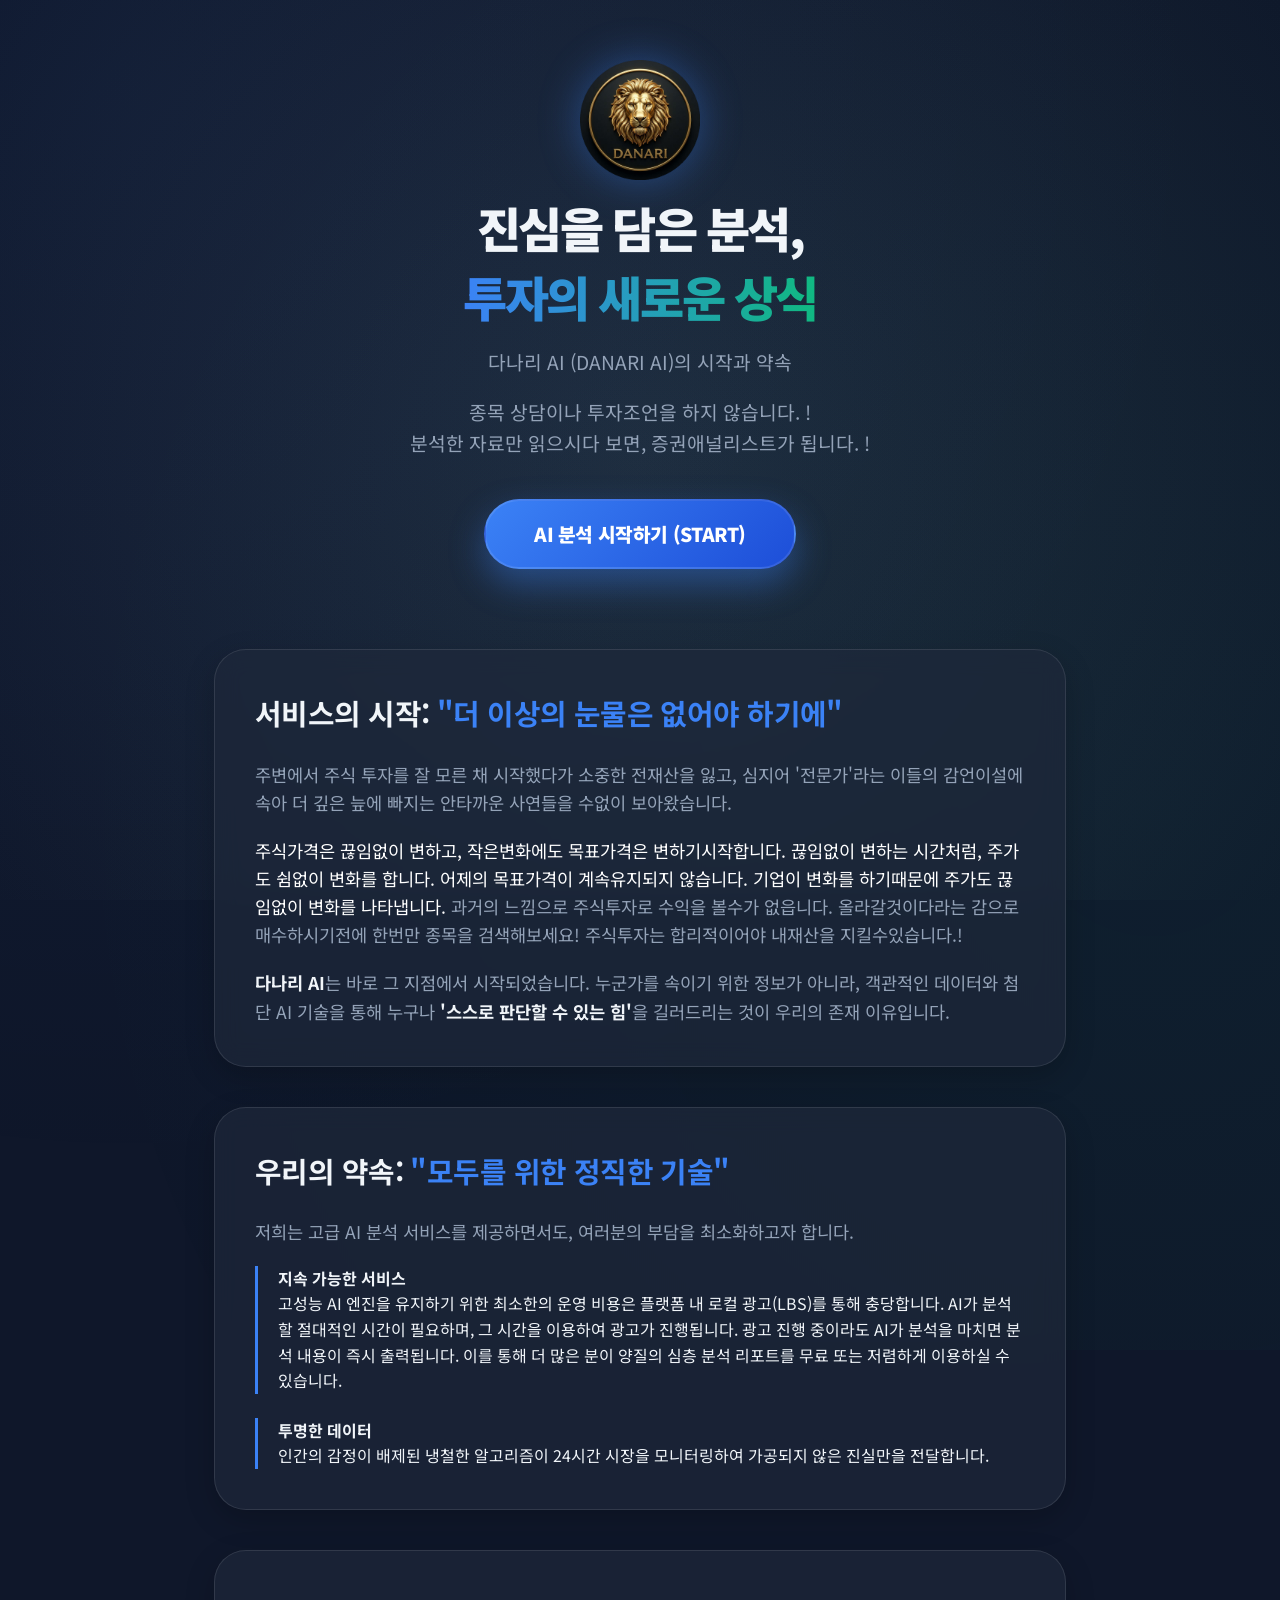
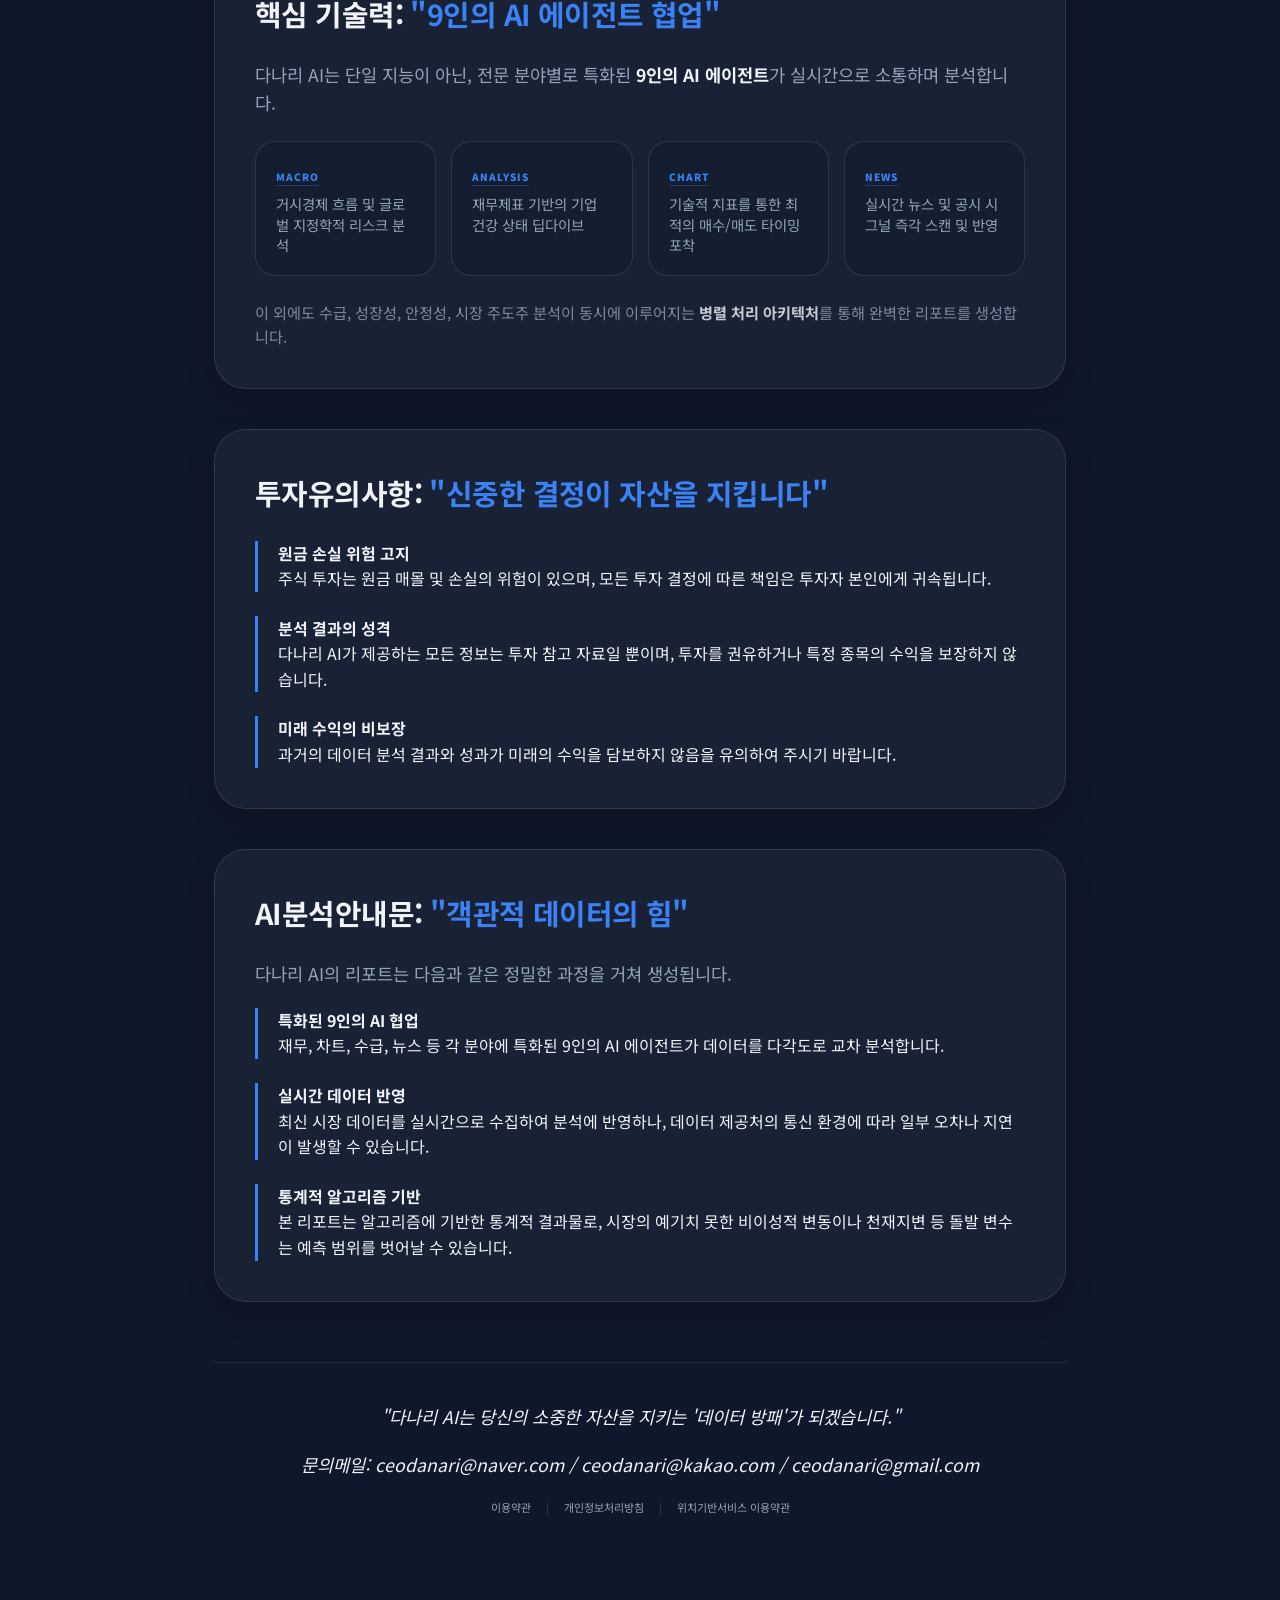
<file: index.html>
<!DOCTYPE html>
<html lang="ko">

<head>
    <meta charset="UTF-8">
    <meta name="viewport" content="width=device-width, initial-scale=1.0">
    <link rel="shortcut icon" href="logo.png" type="image/png">
    <title>다나리 AI (DANARI) | 진심을 담은 분석, 투자의 새로운 상식</title>
    <meta name="description" content="주식 투자에 속지 마세요. 전재산을 지키는 정직한 데이터 방패, 다나리 AI가 멀티 에이전트 기술로 주식 투자의 새로운 상식을 제시합니다.">
    <meta name="keywords" content="주식, AI분석, 다나리, DANARI, 주식투자초보, 무료주식분석, 투명한투자">

    <!-- Open Graph / Facebook -->
    <meta property="og:type" content="website">
    <meta property="og:title" content="다나리 AI (DANARI) | 투자의 새로운 상식">
    <meta property="og:description" content="속지 않는 투자, 스스로 판단하는 힘을 길러주는 AI 분석 파트너 다나리입니다.">
    <meta property="og:image" content="logo.png">

    <!-- Naver / Google Verification (Placeholders) -->
    <meta name="naver-site-verification" content="YOUR_NAVER_CODE_HERE">
    <meta name="google-site-verification" content="YOUR_GOOGLE_CODE_HERE">

    <link rel="stylesheet" href="style.css">
    <link rel="preconnect" href="https://fonts.googleapis.com">
    <link rel="preconnect" href="https://fonts.gstatic.com" crossorigin>
    <link
        href="https://fonts.googleapis.com/css2?family=Inter:wght@400;700;900&family=Noto+Sans+KR:wght@300;400;700;900&display=swap"
        rel="stylesheet">
</head>

<body>
    <div class="background-glow"></div>

    <main class="container">
        <header class="hero">
            <h1 class="main-title">
                <img src="logo.png" alt="Danari Logo" class="title-logo">
                진심을 담은 분석,<br><span class="accent">투자의 새로운 상식</span>
            </h1>
            <p class="subtitle">다나리 AI (DANARI AI)의 시작과 약속</p>
            <p class="subtitle">종목 상담이나 투자조언을 하지 않습니다. ! <br>분석한 자료만 읽으시다 보면, 증권애널리스트가 됩니다. !</p>
            <div class="hero-cta">
               
                <a href="https://danari-frontend-701980400496.asia-northeast3.run.app" class="btn-start">AI 분석 시작하기
                    (START)</a>
            </div>
        </header>

        <section class="content-card mission">
            <h2>서비스의 시작: <span class="highlight">"더 이상의 눈물은 없어야 하기에"</span></h2>
            <p>
                주변에서 주식 투자를 잘 모른 채 시작했다가 소중한 전재산을 잃고, 심지어 '전문가'라는 이들의 감언이설에 속아 더 깊은 늪에 빠지는 안타까운 사연들을 수없이 보아왔습니다.
            </p>
            <p>
                <span style="color: #ffffff;">주식가격은 끊임없이 변하고, 작은변화에도 목표가격은 변하기시작합니다. 끊임없이 변하는 시간처럼, 주가도 쉼없이 변화를 합니다.
                어제의 목표가격이 계속유지되지 않습니다. 기업이 변화를 하기때문에 주가도 끊임없이 변화를 나타냅니다.</span> 과거의 느낌으로 주식투자로 수익을 볼수가 없읍니다. 올라갈것이다라는 감으로 매수하시기전에 한번만 종목을 검색해보세요! 주식투자는 합리적이어야 내재산을
                지킬수있습니다.!
            </p>
            <p>
                <strong>다나리 AI</strong>는 바로 그 지점에서 시작되었습니다. 누군가를 속이기 위한 정보가 아니라, 객관적인 데이터와 첨단 AI 기술을 통해 누구나 <strong>'스스로
                    판단할 수 있는 힘'</strong>을 길러드리는 것이 우리의 존재 이유입니다.
            </p>
        </section>

        <section class="content-card sustainability">
            <h2>우리의 약속: <span class="highlight">"모두를 위한 정직한 기술"</span></h2>
            <p>저희는 고급 AI 분석 서비스를 제공하면서도, 여러분의 부담을 최소화하고자 합니다.</p>
            <ul>
                <li>
                    <strong>지속 가능한 서비스</strong><br>
                    고성능 AI 엔진을 유지하기 위한 최소한의 운영 비용은 플랫폼 내 로컬 광고(LBS)를 통해 충당합니다. AI가 분석할 절대적인 시간이 필요하며, 그 시간을 이용하여 광고가
                    진행됩니다. 광고 진행 중이라도 AI가 분석을 마치면 분석 내용이 즉시 출력됩니다. 이를 통해 더 많은 분이 양질의 심층 분석 리포트를 무료 또는 저렴하게 이용하실 수 있습니다.
                </li>
                <li>
                    <strong>투명한 데이터</strong><br>
                    인간의 감정이 배제된 냉철한 알고리즘이 24시간 시장을 모니터링하여 가공되지 않은 진실만을 전달합니다.
                </li>
            </ul>
        </section>

        <section class="content-card technology">
            <h2>핵심 기술력: <span class="highlight">"9인의 AI 에이전트 협업"</span></h2>
            <p>다나리 AI는 단일 지능이 아닌, 전문 분야별로 특화된 <strong>9인의 AI 에이전트</strong>가 실시간으로 소통하며 분석합니다.</p>
            <div class="tech-grid">
                <div class="tech-item">
                    <span class="tech-tag">MACRO</span>
                    <p>거시경제 흐름 및 글로벌 지정학적 리스크 분석</p>
                </div>
                <div class="tech-item">
                    <span class="tech-tag">ANALYSIS</span>
                    <p>재무제표 기반의 기업 건강 상태 딥다이브</p>
                </div>
                <div class="tech-item">
                    <span class="tech-tag">CHART</span>
                    <p>기술적 지표를 통한 최적의 매수/매도 타이밍 포착</p>
                </div>
                <div class="tech-item">
                    <span class="tech-tag">NEWS</span>
                    <p>실시간 뉴스 및 공시 시그널 즉각 스캔 및 반영</p>
                </div>
            </div>
            <p class="tech-note">
                이 외에도 수급, 성장성, 안정성, 시장 주도주 분석이 동시에 이루어지는 <strong>병렬 처리 아키텍처</strong>를 통해 완벽한 리포트를 생성합니다.
            </p>
        </section>

        <section class="content-card investment-caution">
            <h2>투자유의사항: <span class="highlight">"신중한 결정이 자산을 지킵니다"</span></h2>
            <ul>
                <li>
                    <strong>원금 손실 위험 고지</strong><br>
                    주식 투자는 원금 매몰 및 손실의 위험이 있으며, 모든 투자 결정에 따른 책임은 투자자 본인에게 귀속됩니다.
                </li>
                <li>
                    <strong>분석 결과의 성격</strong><br>
                    다나리 AI가 제공하는 모든 정보는 투자 참고 자료일 뿐이며, 투자를 권유하거나 특정 종목의 수익을 보장하지 않습니다.
                </li>
                <li>
                    <strong>미래 수익의 비보장</strong><br>
                    과거의 데이터 분석 결과와 성과가 미래의 수익을 담보하지 않음을 유의하여 주시기 바랍니다.
                </li>
            </ul>
        </section>

        <section class="content-card ai-guidelines">
            <h2>AI분석안내문: <span class="highlight">"객관적 데이터의 힘"</span></h2>
            <p>다나리 AI의 리포트는 다음과 같은 정밀한 과정을 거쳐 생성됩니다.</p>
            <ul>
                <li>
                    <strong>특화된 9인의 AI 협업</strong><br>
                    재무, 차트, 수급, 뉴스 등 각 분야에 특화된 9인의 AI 에이전트가 데이터를 다각도로 교차 분석합니다.
                </li>
                <li>
                    <strong>실시간 데이터 반영</strong><br>
                    최신 시장 데이터를 실시간으로 수집하여 분석에 반영하나, 데이터 제공처의 통신 환경에 따라 일부 오차나 지연이 발생할 수 있습니다.
                </li>
                <li>
                    <strong>통계적 알고리즘 기반</strong><br>
                    본 리포트는 알고리즘에 기반한 통계적 결과물로, 시장의 예기치 못한 비이성적 변동이나 천재지변 등 돌발 변수는 예측 범위를 벗어날 수 있습니다.
                </li>
            </ul>
        </section>

        <footer class="footer-note">
            <p>"다나리 AI는 당신의 소중한 자산을 지키는 '데이터 방패'가 되겠습니다."</p>
            <p> 문의메일: ceodanari@naver.com / ceodanari@kakao.com / ceodanari@gmail.com</p>
            <div class="legal-links">
                <a href="javascript:void(0)" onclick="openModal('tos-modal')">이용약관</a>
                <span class="sep">|</span>
                <a href="javascript:void(0)" onclick="openModal('privacy-modal')">개인정보처리방침</a>
                <span class="sep">|</span>
                <a href="javascript:void(0)" onclick="openModal('lbs-modal')">위치기반서비스 이용약관</a>
            </div>
        </footer>
    </main>

    <!-- Modal: Terms of Service -->
    <div id="tos-modal" class="modal">
        <div class="modal-content tos-modal-content">
            <span class="close" onclick="closeModal('tos-modal')">&times;</span>
            <h2>다나리 AI 서비스 이용약관 (Terms of Service)</h2>
            <div class="modal-body">
                <h3>제1조 (목적)</h3>
                <p>본 약관은 다나리 AI(이하 "회사"라 합니다)가 제공하는 다나리 AI 웹 플랫폼 및 모바일 애플리케이션 서비스(이하 "서비스"라 합니다)의 이용조건 및 절차, 회사와 회원 간의 권리, 의무 및 책임 사항을 규정함을 목적으로 합니다.</p>
                
                <h3>제2조 (정의)</h3>
                <p>본 약관에서 사용하는 용어의 정의는 다음과 같습니다.</p>
                <p>1. <strong>서비스</strong>: 회사가 독자적으로 개발한 AI 분석 엔진 및 S-RIM 계량 가치 모델을 기반으로 자동 생성된 기업 분석 리포트, 5개년 시뮬레이션 표 등의 주식·금융 정보를 불특정 다수의 회원에게 제공하는 온라인 조회 서비스를 의미합니다.</p>
                <p>2. <strong>회원</strong>: 본 약관에 동의하고 서비스에 가입하여 회사가 제공하는 서비스를 이용하는 고객을 의미합니다.</p>
                <p>3. <strong>무료 서비스 (Basic 회원)</strong>: 무료로 제공되는 기본적인 종목 검색 및 제한된 요약 분석 데이터 조회 서비스를 의미합니다.</p>
                <p>4. <strong>유료 서비스 (VIP 회원)</strong>: 회원이 일정한 요금을 지불하고 정기 구독 방식으로 이용하는 5개년 정밀 전망 시뮬레이션 경로, 실시간 AI합의가격 분석 및 VIP 전용 리포트 조회 서비스를 의미합니다.</p>
                <p>5. <strong>구독 결제</strong>: 유료 서비스를 이용하기 위해 매월 또는 특정 주기마다 일정한 요금이 자동으로 결제되는 방식을 의미합니다.</p>

                <h3>제3조 (약관의 효력 및 변경)</h3>
                <p>1. 회사는 본 약관의 내용을 회원이 쉽게 알 수 있도록 서비스 화면 또는 회원가입 페이지에 게시합니다.</p>
                <p>2. 회사는 관계법령을 위배하지 않는 범위에서 본 약관을 개정할 수 있습니다.</p>
                <p>3. 약관을 개정할 경우에는 적용일자 및 개정 사유를 명시하여 기존 약관과 함께 그 적용일자 7일 전(회원에게 불리한 변경의 경우 30일 전)부터 서비스 내 공지사항을 통해 공지합니다.</p>
                <p>4. 회원이 개정된 약관의 효력 발생일 이후에도 서비스를 계속 이용하는 경우 개정된 약관에 동의한 것으로 간주합니다.</p>

                <h3>제4조 (회원가입 및 이용계약 체결)</h3>
                <p>1. 회원가입은 이용자가 본 약관의 내용에 동의하고 회사가 제시하는 회원가입 양식에 필수 정보를 입력한 후, 회사가 이를 승인함으로써 성립합니다.</p>
                <p>2. 회사는 다음 각 호에 해당하는 신청에 대하여는 승인을 하지 않거나 사후에 회원 자격을 박탈할 수 있습니다.</p>
                <ul>
                    <li>등록 신청 시 허위 정보를 입력한 경우</li>
                    <li>타인의 명의를 도용한 경우</li>
                    <li>사회의 안녕질서 혹은 미풍양속을 저해할 목적으로 신청한 경우</li>
                    <li>타 회원의 서비스 이용을 방해하거나 시스템에 위해를 가하는 경우</li>
                </ul>

                <h3>제5조 (서비스 제공의 일방향성 및 일대일 자문 금지)</h3>
                <p>1. <strong>본 서비스는 자본시장법상 유사투자자문업 신고 범위 내에서 불특정 다수인에게 일방향으로만 금융 정보를 제공하는 서비스입니다.</strong></p>
                <p>2. <strong>회사는 개별 회원에 대한 맞춤형 투자 상담, 일대일 자문, 메신저를 통한 개별 종목 상담 및 투자 상담 서비스를 절대 제공하지 않습니다.</strong></p>
                <p>3. 회원은 서비스 내에서 일대일 투자 상담을 요구할 수 없으며, 회사의 임직원 및 시스템은 이에 응하지 않습니다.</p>
                <p>4. 회사는 이용자의 투자 자금을 직접 예치받아 대리 운용하거나 주식을 대리 매매하는 투자일임/대리투자 서비스를 제공하지 않습니다.</p>

                <h3>제6조 (이용요금 및 결제)</h3>
                <p>1. 유료 서비스의 이용요금 및 결제 방식은 회사가 서비스 화면에 공시한 요금 표에 따릅니다.</p>
                <p>2. 구독 결제 상품의 경우, 회원이 직접 구독을 취소하기 전까지 매월 정해진 결제일에 이용요금이 자동으로 청구 및 결제됩니다.</p>
                <p>3. 회원은 신용카드, 계좌이체 등 회사에서 허용하는 결제 수단을 통해 유료 서비스 요금을 결제할 수 있습니다.</p>

                <h3>제7조 (청약철회 및 환불 규정)</h3>
                <p>회사는 전자상거래법 및 소비자보호법 등 관련 법령에 의거하여 다음과 같이 공정한 환불 정책을 운영합니다.</p>
                <p>1. <strong>청약철회 (전액 환불)</strong>:</p>
                <ul>
                    <li>회원이 유료 결제일(또는 구독 시작일)로부터 7일 이내에 서비스 이용 내역이 없는 상태에서 환불을 요청하는 경우 결제 금액의 100%를 전액 환불합니다.</li>
                </ul>
                <p>2. <strong>중도 해지 및 환불 (7일 경과 후 또는 서비스 이용 이력이 있는 경우)</strong>:</p>
                <p>유료 결제일로부터 7일이 경과했거나 결제 후 콘텐츠를 열람(서비스 이용)한 후 해지를 요청하는 경우, 다음과 같이 일할 계산하여 환불합니다.</p>
                <ul>
                    <li><strong>환불 금액 계산식</strong>: <code style="background-color:rgba(15, 23, 42, 0.6); color:#3b82f6; padding: 4px 8px; border-radius: 8px; font-family: 'Roboto Mono', monospace; font-size: 0.95rem;">결제 금액 - (이용 일수 &times; 일할 이용료) - 위약금(결제 금액의 10%)</code></li>
                    <li style="font-style: italic; border-left: none; padding-left: 0; font-size: 0.9rem; margin-top: 5px; color: var(--text-dim);">*단, 환불 잔액이 위약금 및 일할 이용료의 합계액보다 적은 경우에는 환불이 불가할 수 있습니다.*</li>
                </ul>
                <p>3. <strong>구독 취소 (다음 달 결제 해지)</strong>:</p>
                <p>정기 구독 회원은 언제든지 구독 해지 신청을 할 수 있으며, 해지 신청 시 다음 정기 결제일에 결제가 발생하지 않고 남은 결제 주기까지는 서비스를 정상 이용할 수 있습니다.</p>
                <p>4. 환불은 이용자가 결제한 수단과 동일한 방법으로 환불하는 것을 원칙으로 하며, 부득이한 경우 상호 합의된 방법으로 처리합니다.</p>

                <h3>제8조 (면책고지 및 책임의 제한)</h3>
                <p>1. <strong>회사가 서비스를 통해 제공하는 분석 리포트, 5개년 S-RIM 전망치, AI합의가격 등의 모든 정보는 과거의 공시 데이터 및 계량 알고리즘에 기초한 정량적 시뮬레이션 결과로, 투자 참고 자료일 뿐 특정 종목의 매수·매도를 권유하거나 수익률을 보장하지 않습니다.</strong></p>
                <p>2. 회사는 천재지변, 전쟁, 정전, 통신선로 장애, 외부 데이터 제공처(KRX 등)의 시스템 장애 등 불가항력적인 사유로 인하여 서비스를 제공할 수 없는 경우에는 서비스 제공에 대한 책임이 면제됩니다.</p>
                <p>3. 회사는 주식시장 자체의 급변동, 외부 시스템 오류, 오류 데이터 수집 등으로 인해 발생할 수 있는 정보의 누락 또는 지연에 대하여 책임을 지지 않습니다.</p>
                <p>4. <strong>회원이 회사의 서비스를 활용하여 행한 모든 투자 결정의 최종 결과(수익 및 손실)에 대한 법적 책임은 투자자 본인(회원)에게 귀속되며, 회사는 어떠한 손실에 대해서도 배상 책임을 지지 않습니다.</strong></p>

                <h3>제9조 (이용제한 및 금지행위)</h3>
                <p>회원은 서비스를 이용함에 있어 다음 각 호의 행위를 하여서는 안 됩니다.</p>
                <p>1. 회사가 제공하는 분석 데이터 및 리포트를 회사의 사전 서면 승인 없이 복제, 가공, 배포하거나 타인에게 유무료로 전재하는 행위 (지식재산권 침해)</p>
                <p>2. 회사의 시스템에 위해를 가하거나, 데이터 스크래핑 봇 등을 이용해 비정상적으로 다량의 데이터를 수집하는 행위</p>
                <p>3. 회사 임직원 또는 고객센터를 상대로 일대일 맞춤 투자 자문이나 불법 대리 투자를 강요 및 회유하는 행위</p>

                <h3>제10조 (저작권의 귀속)</h3>
                <p>1. 회사가 작성한 분석 리포트, 알고리즘 연산 결과, 화면 UI, 텍스트 해설 등 서비스 내 모든 저작물에 대한 저작권 및 기타 지식재산권은 회사에 귀속됩니다.</p>
                <p>2. 회원은 서비스를 이용함으로써 얻은 정보 중 회사에게 지식재산권이 귀속된 정보를 회사의 사전 승낙 없이 복제, 송신, 출판, 배포, 방송 기타 방법에 의하여 영리 목적으로 이용하거나 제3자에게 이용하게 하여서는 안 됩니다.</p>

                <h3>제11조 (준거법 및 관할법원)</h3>
                <p>1. 회사와 회원 간에 제기된 법적 분쟁은 대한민국 법률을 준거법으로 합니다.</p>
                <p>2. 회사와 회원 간에 발생한 분쟁에 관한 소송은 회사의 본사 소재지를 관할하는 법원을 합의 관할 법원으로 합니다.</p>

                <p style="margin-top: 30px; font-weight: bold; color: var(--text-main);">공고일자: 2026년 06월 12일</p>
                <p style="font-weight: bold; color: var(--text-main); margin-bottom: 0;">시행일자: 2026년 06월 12일</p>
            </div>
        </div>
    </div>

    <!-- Modal: Privacy Policy -->
    <div id="privacy-modal" class="modal">
        <div class="modal-content privacy-modal-content">
            <span class="close" onclick="closeModal('privacy-modal')">&times;</span>
            <h2>개인정보처리방침 (Privacy Policy)</h2>
            <div class="modal-body">
                <p class="meta-desc" style="font-size: 0.95rem; color: var(--text-main); margin-bottom: 20px; border-bottom: 1px solid var(--glass-border); padding-bottom: 15px;">다나리 AI 서비스 제공을 위해 회원님의 동의 하에 처리되는 개인정보의 항목 및 보호 조치 안내</p>

                <h3>제1조 (개인정보의 처리 목적)</h3>
                <p>회사는 다음의 목적을 위하여 개인정보를 처리합니다. 처리하고 있는 개인정보는 다음의 목적 이외의 용도로는 이용되지 않으며, 이용 목적이 변경되는 경우에는 개인정보 보호법 제18조에 따라 별도의 동의를 받는 등 필요한 조치를 이행할 예정입니다.</p>
                <ul>
                    <li><strong>1. 회원 가입 및 관리</strong>: 회원 가입의사 확인, 회원제 서비스 제공에 따른 본인 식별·인증, 회원자격 유지·관리, 제한적 본인확인제 시행에 따른 본인확인, 서비스 부정이용 방지, 각종 고지·통지, 고충처리 등을 목적으로 개인정보를 처리합니다.</li>
                    <li><strong>2. 서비스 제공 및 요금 결제</strong>: 주식 분석 리포트 제공, 정밀 전망 시뮬레이션 데이터 조회, 정기 구독 결제 및 요금 정산 등을 목적으로 개인정보를 처리합니다.</li>
                    <li><strong>3. 마케팅 및 맞춤 서비스 활용</strong>: 신규 서비스 개발 및 개인화·맞춤 서비스 제공(LBS 기반 인근 상권 정보 및 맞춤형 광고 매칭 등), 인구통계학적 특성에 따른 서비스 제공 및 광고 게재, 서비스의 유효성 확인, 접속빈도 파악 또는 회원의 서비스 이용에 대한 통계 등을 목적으로 개인정보를 처리합니다.</li>
                </ul>

                <h3>제2조 (처리하는 개인정보의 항목 및 수집방법)</h3>
                <p>회사는 서비스 제공을 위해 필요한 최소한의 개인정보를 다음과 같이 수집하고 있습니다.</p>
                <ul>
                    <li><strong>1. 수집하는 개인정보 항목</strong>:
                        <ul style="margin-top: 10px; border-left: none; padding-left: 15px;">
                            <li style="border-left: none; padding-left: 0; margin-bottom: 8px; list-style-type: disc;">회원 가입 시 (필수): 이메일 주소, 비밀번호</li>
                            <li style="border-left: none; padding-left: 0; margin-bottom: 8px; list-style-type: disc;">유료 서비스 결제 시 (필수): 결제대행업체(PG)를 통한 결제 정보 (카드사명, 카드번호 일부, 승인번호 등 단, 회사는 카드 결제 과정을 위탁하여 직접적인 전체 카드 정보는 저장하지 않습니다)</li>
                            <li style="border-left: none; padding-left: 0; margin-bottom: 8px; list-style-type: disc;">서비스 이용 과정에서 생성·수집되는 항목: IP 주소, 쿠키, 서비스 이용 기록, 기기 정보, 방문 일시</li>
                            <li style="border-left: none; padding-left: 0; margin-bottom: 8px; list-style-type: disc;">위치기반 광고 활용 동의 시: 모바일/웹 단말기를 통해 수집되는 위도 및 경도 등의 실시간 위치정보 (상세 내용은 위치기반서비스 이용약관에 따름)</li>
                        </ul>
                    </li>
                    <li><strong>2. 개인정보 수집방법</strong>: 홈페이지(회원가입, 서비스 이용), 기기 정보의 자동 수집 등</li>
                </ul>

                <h3>제3조 (개인정보의 보유 및 이용 기간)</h3>
                <ul>
                    <li>1. 회사는 법령에 따른 개인정보 보유·이용기간 또는 정보주체로부터 개인정보를 수집 시에 동의받은 개인정보 보유·이용기간 내에서 개인정보를 처리·보유합니다.</li>
                    <li>2. 각각의 개인정보 처리 및 보유 기간은 다음과 같습니다:
                        <ul style="margin-top: 10px; border-left: none; padding-left: 15px;">
                            <li style="border-left: none; padding-left: 0; margin-bottom: 8px; list-style-type: disc;">홈페이지 회원 가입 및 관리: 홈페이지 탈퇴 시까지. (단, 관련 법령 위반에 따른 수사·조사 등이 진행 중인 경우 해당 수사·조사 종료 시까지, 이용에 따른 채권·채무관계 잔존 시 정산 완료 시까지 보유)</li>
                            <li style="border-left: none; padding-left: 0; margin-bottom: 8px; list-style-type: disc;">계약 또는 청약철회 등에 관한 기록: 5년 (전자상거래 등에서의 소비자보호에 관한 법률)</li>
                            <li style="border-left: none; padding-left: 0; margin-bottom: 8px; list-style-type: disc;">대금결제 및 재화 등의 공급에 관한 기록: 5년 (전자상거래 등에서의 소비자보호에 관한 법률)</li>
                            <li style="border-left: none; padding-left: 0; margin-bottom: 8px; list-style-type: disc;">소비자의 불만 또는 분쟁처리에 관한 기록: 3년 (전자상거래 등에서의 소비자보호에 관한 법률)</li>
                            <li style="border-left: none; padding-left: 0; margin-bottom: 8px; list-style-type: disc;">웹사이트 방문 기록 (로그인 기록, 접속 로그): 3개월 (통신비밀보호법)</li>
                        </ul>
                    </li>
                </ul>

                <h3>제4조 (개인정보의 제3자 제공)</h3>
                <p>회사는 회원의 개인정보를 제1조(개인정보의 처리 목적)에서 명시한 범위 내에서만 처리하며, 회원의 사전 동의가 있거나 법률의 특별한 규정 등 개인정보 보호법 제17조 및 제18조에 해당하는 경우를 제외하고는 개인정보를 제3자에게 제공하지 않습니다.</p>

                <h3>제5조 (개인정보 처리의 위탁)</h3>
                <ul>
                    <li>1. 회사는 원활한 개인정보 업무처리를 위하여 다음과 같이 개인정보 처리업무를 위탁하고 있습니다:
                        <ul style="margin-top: 10px; border-left: none; padding-left: 15px;">
                            <li style="border-left: none; padding-left: 0; margin-bottom: 8px; list-style-type: disc;">결제 처리 및 정산: 국내외 결제대행업체(PG)</li>
                        </ul>
                    </li>
                    <li>2. 회사는 위탁계약 체결 시 개인정보 보호법 제26조에 따라 위탁업무 수행목적 외 개인정보 처리금지, 기술적·관리적 보호조치, 재위탁 제한, 수탁자에 대한 관리·감독, 손해배상 등 책임에 관한 사항을 계약서 등 문서에 명시하고, 수탁자가 개인정보를 안전하게 처리하는지를 감독하고 있습니다.</li>
                </ul>

                <h3>제6조 (개인정보의 파기절차 및 파기방법)</h3>
                <ul>
                    <li>1. 회사는 개인정보 보유기간의 경과, 처리목적 달성 등 개인정보가 필요하지 않게 되었을 때에는 지체 없이 해당 개인정보를 파기합니다.</li>
                    <li>2. 파기의 절차 및 방법은 다음과 같습니다:
                        <ul style="margin-top: 10px; border-left: none; padding-left: 15px;">
                            <li style="border-left: none; padding-left: 0; margin-bottom: 8px; list-style-type: disc;">파기절차: 회사는 파기 사유가 발생한 개인정보를 선정하고, 회사의 개인정보 보호책임자의 승인을 받아 개인정보를 파기합니다.</li>
                            <li style="border-left: none; padding-left: 0; margin-bottom: 8px; list-style-type: disc;">파기방법: 전자적 파일 형태로 기록·저장된 개인정보는 기록을 재생할 수 없도록 로우레벨 포맷(Low Level Format) 등의 방법을 이용하여 파기하며, 종이 문서에 기록·저장된 개인정보는 분쇄기로 분쇄하거나 소각하여 파기합니다.</li>
                        </ul>
                    </li>
                </ul>

                <h3>제7조 (정보주체의 권리·의무 및 그 행사방법)</h3>
                <ul>
                    <li>1. 정보주체는 회사에 대해 언제든지 개인정보 열람·정정·삭제·처리정지 요구 등의 권리를 행사할 수 있습니다.</li>
                    <li>2. 권리 행사는 회사에 대해 서면, 전자우편 등을 통하여 하실 수 있으며 회사는 이에 대해 지체 없이 조치하겠습니다.</li>
                    <li>3. 정보주체는 개인정보 보호법 등 관계법령을 위반하여 회사가 처리하고 있는 정보주체 본인이나 타인의 개인정보 및 사생활을 침해하여서는 안 됩니다.</li>
                </ul>

                <h3>제8조 (개인정보의 안전성 확보 조치)</h3>
                <p>회사는 개인정보의 안전성 확보를 위해 다음과 같은 기술적/관리적/물리적 조치를 취하고 있습니다:</p>
                <ul>
                    <li><strong>1. 관리적 조치</strong>: 내부관리계획 수립 및 시행, 정기적 직원 교육 등</li>
                    <li><strong>2. 기술적 조치</strong>: 개인정보처리시스템 등의 접근권한 관리, 접근통제시스템 설치, 비밀번호 등 암호화 전송 및 저장, 보안프로그램 설치</li>
                    <li><strong>3. 물리적 조치</strong>: 데이터베이스 및 시스템 보관실 등의 접근통제</li>
                </ul>

                <h3>제9조 (개인정보 자동 수집 장치의 설치·운영 및 거부에 관한 사항)</h3>
                <ul>
                    <li>1. 회사는 이용자에게 개별적인 맞춤서비스를 제공하기 위해 이용정보를 저장하고 수시로 불러오는 ‘쿠키(cookie)’를 사용합니다.</li>
                    <li>2. 쿠키는 웹사이트를 운영하는데 이용되는 서버가 이용자의 컴퓨터 브라우저에 보내는 소량의 정보이며 이용자들의 PC 컴퓨터내의 하드디스크에 저장되기도 합니다.
                        <ul style="margin-top: 10px; border-left: none; padding-left: 15px;">
                            <li style="border-left: none; padding-left: 0; margin-bottom: 8px; list-style-type: disc;">쿠키의 사용 목적: 이용자가 방문한 각 서비스와 웹 사이트들에 대한 방문 및 이용형태, 인기 검색어, 보안접속 여부 등을 파악하여 이용자에게 최적화된 정보 제공을 위해 사용됩니다.</li>
                            <li style="border-left: none; padding-left: 0; margin-bottom: 8px; list-style-type: disc;">쿠키의 설치•운영 및 거부: 웹브라우저 옵션 설정을 통해 쿠키 허용 여부를 지정하거나 거부할 수 있습니다. 다만, 쿠키 저장을 거부할 경우 일부 서비스 이용에 어려움이 발생할 수 있습니다.</li>
                        </ul>
                    </li>
                </ul>

                <div class="manager-info">
                    <h3>개인정보 보호책임자 정보</h3>
                    <ul>
                        <li><strong>소속 / 직위</strong>: 다나리 AI 프로젝트 보안팀</li>
                        <li><strong>이메일 주소</strong>: ceodanari@naver.com</li>
                    </ul>
                </div>

                <p style="margin-top: 30px; font-weight: bold; color: var(--text-main); margin-bottom: 0;">시행일자: 2026년 06월 15일</p>
            </div>
        </div>
    </div>

    <!-- Modal: Location-Based Services (LBS) Terms of Use -->
    <div id="lbs-modal" class="modal">
        <div class="modal-content lbs-modal-content">
            <span class="close" onclick="closeModal('lbs-modal')">&times;</span>
            <h2>위치기반서비스 이용약관 (LBS Terms of Use)</h2>
            <div class="modal-body">
                <h3>제1조 (목적)</h3>
                <p>본 약관은 다나리 AI 프로젝트 팀(이하 "회사"라 합니다)이 제공하는 다나리 AI 주식 분석 및 LBS 광고 서비스(이하 "서비스"라 합니다)와 관련하여, 회사가 제공하는 위치기반서비스를 이용자가 이용함에 있어 회사와 이용자의 권리·의무 및 책임사항을 규정함을 목적으로 합니다.</p>

                <h3>제2조 (약관 외 준칙)</h3>
                <p>본 약관에 명시되지 않은 사항은 위치정보의 보호 및 이용 등에 관한 법률, 개인정보보호법, 정보통신망 이용촉진 및 정보보호 등에 관한 법률, 전자상거래 등에서의 소비자보호에 관한 법률 등 관계 법령 및 회사가 별도로 정한 서비스 이용약관의 규정에 따릅니다.</p>

                <h3>제3조 (서비스의 내용)</h3>
                <p>회사는 위치정보사업자로부터 제공받은 이용자의 위치정보를 이용하여 다음과 같은 위치기반서비스를 제공합니다.</p>
                <ul>
                    <li><strong>1. LBS 맞춤형 광고 서비스</strong>: 이용자의 실시간 위치(위도, 경도)를 기준으로 반경 5km 이내의 인근 매장 정보, 이벤트, 할인 쿠폰 및 개인화된 로컬 광고를 제공합니다.</li>
                    <li><strong>2. LBS 주변 맛집/상권 큐레이션</strong>: 위치 분석 엔진을 활용한 사용자 주변 맞춤형 상권 정보 표시 서비스.</li>
                </ul>

                <h3>제4조 (개인위치정보의 수집 및 이용 목적)</h3>
                <ul>
                    <li>1. 회사는 이용자가 모바일 앱 또는 웹 브라우저를 통해 본 약관에 동의하고 위치정보 수집을 승인한 경우에 한하여, 이용자의 단말기 GPS 및 네트워크 정보(Wi-Fi, 기지국 등)를 통해 실시간 위치정보를 수집합니다.</li>
                    <li>2. 수집된 위치정보는 오직 제3조에 규정된 <strong>'주변 맞춤형 혜택 및 광고 제공'</strong>의 목적으로만 이용되며, 그 외의 다른 용도로 이용하거나 제3자에게 제공하지 않습니다.</li>
                </ul>

                <h3>제5조 (개인위치정보의 보유기간 및 파기)</h3>
                <ul>
                    <li>1. 회사는 이용자의 실시간 위치정보를 활용한 <strong>광고 조회 연산이 완료되는 즉시(1회성 조회)</strong> 또는 이용자가 동의한 보유기간 동안만 보유하며, 목적 달성 후 즉시 복구 불가능한 방법으로 파기합니다.</li>
                    <li>2. 위치기반 서비스 제공을 위해 위치정보를 일시적으로 저장하는 경우에도 최대 30일을 초과하여 보관하지 않습니다.</li>
                    <li>3. 회사는 위치정보의 보호 및 이용 등에 관한 법률 제16조 제2항에 따라 위치정보 수집·이용·제공 사실 확인자료를 위치정보시스템에 자동으로 기록하며, 해당 자료는 6개월간 보존합니다.</li>
                </ul>

                <h3>제6조 (개인위치정보주체의 권리 및 행사방법)</h3>
                <ul>
                    <li>1. 이용자는 언제든지 회사의 서비스 설정 페이지를 통해 위치기반서비스 이용 동의의 전부 또는 일부를 철회할 수 있습니다.</li>
                    <li>2. 이용자는 언제든지 위치정보 이용·제공 사실 확인자료나 타인에게 제공된 이유에 대해 열람 또는 고지를 요구할 수 있으며, 오류가 있는 경우 정정을 요구할 수 있습니다.</li>
                    <li>3. 이용자는 동의의 전부 또는 일부 철회, 열람 및 정정을 요구하기 위해 고객센터(또는 개인정보 보호담당자)를 통해 서면, 이메일 등의 방법으로 권리를 행사할 수 있습니다.</li>
                </ul>

                <h3>제7조 (8세 이하의 아동 등의 보호의무자의 권리)</h3>
                <ul>
                    <li>1. 회사는 아래 각 호에 해당하는 자(이하 "8세 이하의 아동 등"이라 합니다)의 보호의무자가 8세 이하의 아동 등의 생명 또는 신체보호를 위하여 개인위치정보의 이용 또는 제공에 동의하는 경우 본인의 동의가 있는 것으로 봅니다.
                        <ul style="margin-top: 10px; border-left: none; padding-left: 15px;">
                            <li style="border-left: none; padding-left: 0; margin-bottom: 8px; list-style-type: disc;">8세 이하의 아동</li>
                            <li style="border-left: none; padding-left: 0; margin-bottom: 8px; list-style-type: disc;">피성년후견인</li>
                            <li style="border-left: none; padding-left: 0; margin-bottom: 8px; list-style-type: disc;">장애인복지법 제2조 제2항 제2호의 규정에 의한 정신적 장애를 가진 자로서 장애인고용촉진 및 직업재활법 제2조 제2호의 규정에 의한 중증장애인에 해당하는 자(장애인복지법 제32조의 규정에 의하여 등록을 마친 자에 한함)</li>
                        </ul>
                    </li>
                    <li>2. 8세 이하의 아동 등의 생명 또는 신체의 보호를 위하여 개인위치정보의 이용 또는 제공에 동의하고자 하는 보호의무자는 서면동의서에 보호의무자임을 증명하는 서류를 첨부하여 회사에 제출하여야 합니다.</li>
                </ul>

                <h3>제8조 (손해배상 및 분쟁 해결)</h3>
                <ul>
                    <li>1. 회사가 위치정보의 보호 및 이용 등에 관한 법률 제15조 내지 제26조의 규정을 위반한 행위로 회원에게 손해가 발생한 경우 회원은 회사에 대하여 손해배상 청구를 할 수 있습니다. 이 경우 회사는 고의 또는 과실이 없음을 입증하지 아니하면 책임을 면할 수 없습니다.</li>
                    <li>2. 회사와 이용자 간에 위치정보 관련 분쟁이 발생하여 당사자 간 협의가 원활하지 않은 경우, 이용자는 위치정보의 보호 및 이용 등에 관한 법률 제28조 규정에 따라 방송통신위원회에 재정을 신청하거나 개인정보보호법 제43조 규정에 따라 개인정보분쟁조정위원회에 조정을 신청할 수 있습니다.</li>
                </ul>

                <div class="manager-info">
                    <h3>위치정보 관리책임자 정보</h3>
                    <ul>
                        <li><strong>소속 / 직위</strong>: 다나리 AI 프로젝트 보안팀</li>
                        <li><strong>이메일 주소</strong>: ceodanari@naver.com</li>
                    </ul>
                </div>

                <p style="margin-top: 30px; font-weight: bold; color: var(--text-main); margin-bottom: 0;">시행일자: 2026년 06월 15일</p>
            </div>
        </div>
    </div>

    <!-- Modal: Service Ready Notice -->
    <div id="service-ready-modal" class="modal">
        <div class="modal-content notice-modal-content">
            <span class="close" onclick="closeModal('service-ready-modal')">&times;</span>
            <h2>서비스 준비 안내</h2>
            <div class="modal-body notice-body">
                <p>당사의 인공지능시스템을 사용하시는 고객여러분에게 감사의 말씀을 드리며, 현재 시스템을 업그레이드하고 있습니다.</p>
                <p>업그레이드가 완료되면, 즉시 재오픈하겠습니다.</p>
            </div>
        </div>
    </div>

    <script>
        function openModal(id) {
            document.getElementById(id).style.display = "block";
        }

        function closeModal(id) {
            document.getElementById(id).style.display = "none";
        }

        window.onclick = function (event) {
            if (event.target.className === 'modal') {
                event.target.style.display = "none";
            }
        }
    </script>
</body>

</html>
</file>
<file: style.css>
:root {
    --bg-color: #0f172a;
    --card-bg: rgba(30, 41, 59, 0.7);
    --accent-blue: #3b82f6;
    --accent-emerald: #10b981;
    --text-main: #f1f5f9;
    --text-dim: #94a3b8;
    --glass-border: rgba(255, 255, 255, 0.1);
}

* {
    margin: 0;
    padding: 0;
    box-sizing: border-box;
}

body {
    background-color: var(--bg-color);
    color: var(--text-main);
    font-family: 'Noto Sans KR', 'Inter', sans-serif;
    line-height: 1.6;
    overflow-x: hidden;
    -webkit-font-smoothing: antialiased;
}

.background-glow {
    position: fixed;
    top: 0;
    left: 0;
    right: 0;
    bottom: 0;
    background: radial-gradient(circle at 50% 50%, #1e293b 0%, #0f172a 100%);
    z-index: -1;
}

.background-glow::after {
    content: '';
    position: absolute;
    top: -50%;
    left: -50%;
    width: 200%;
    height: 200%;
    background: radial-gradient(circle at 30% 30%, rgba(59, 130, 246, 0.05) 0%, transparent 50%),
        radial-gradient(circle at 70% 70%, rgba(16, 185, 129, 0.05) 0%, transparent 50%);
    pointer-events: none;
}

.container {
    max-width: 900px;
    margin: 0 auto;
    padding: 60px 24px;
    animation: fadeIn 1s ease-out;
}

@keyframes fadeIn {
    from {
        opacity: 0;
        transform: translateY(20px);
    }

    to {
        opacity: 1;
        transform: translateY(0);
    }
}

.hero {
    text-align: center;
    margin-bottom: 80px;
}

.main-title {
    font-size: 3rem;
    font-weight: 900;
    letter-spacing: -0.05em;
    line-height: 1.1;
    margin-bottom: 24px;
    display: flex;
    flex-direction: column;
    align-items: center;
    gap: 16px;
}

.title-logo {
    width: 120px;
    height: 120px;
    object-fit: contain;
    filter: drop-shadow(0 0 20px rgba(59, 130, 246, 0.4));
    margin-bottom: 5px;
}

.accent {
    background: linear-gradient(90deg, var(--accent-blue), var(--accent-emerald));
    background-clip: text;
    -webkit-background-clip: text;
    -webkit-text-fill-color: transparent;
}

.subtitle {
    font-size: 1.2rem;
    color: var(--text-dim);
    font-weight: 400;
}

.content-card {
    background: var(--card-bg);
    backdrop-filter: blur(12px);
    border: 1px solid var(--glass-border);
    padding: 40px;
    border-radius: 32px;
    margin-bottom: 40px;
    position: relative;
    box-shadow: 0 10px 30px rgba(0, 0, 0, 0.2);
    transition: transform 0.3s ease;
}

.content-card:hover {
    transform: translateY(-5px);
    border-color: rgba(59, 130, 246, 0.3);
}

.content-card *:last-child {
    margin-bottom: 0;
}

h2 {
    font-size: 1.8rem;
    font-weight: 700;
    margin-bottom: 24px;
    letter-spacing: -0.02em;
}

.highlight {
    color: var(--accent-blue);
}

p {
    margin-bottom: 20px;
    color: var(--text-dim);
    font-size: 1.1rem;
}

strong {
    color: var(--text-main);
}

ul {
    list-style: none;
}

li {
    margin-bottom: 24px;
    padding-left: 20px;
    border-left: 3px solid var(--accent-blue);
}

.tech-grid {
    display: grid;
    grid-template-columns: repeat(auto-fit, minmax(180px, 1fr));
    gap: 15px;
    margin: 24px 0;
}

.tech-item {
    background: rgba(15, 23, 42, 0.3);
    padding: 20px;
    border-radius: 20px;
    border: 1px solid var(--glass-border);
}

.tech-tag {
    display: inline-block;
    font-size: 10px;
    font-weight: 900;
    color: var(--accent-blue);
    letter-spacing: 0.1em;
    margin-bottom: 8px;
    border-bottom: 1px solid rgba(59, 130, 246, 0.3);
}

.tech-item p {
    font-size: 0.9rem;
    margin-bottom: 0;
    line-height: 1.4;
}

.tech-note {
    font-size: 0.95rem;
    opacity: 0.8;
}


.footer-note {
    text-align: center;
    padding-top: 40px;
    margin-top: 60px;
    border-top: 1px solid var(--glass-border);
}

.footer-note p {
    font-style: italic;
    color: var(--text-main);
    margin-bottom: 20px;
}

.legal-links {
    display: flex;
    justify-content: center;
    gap: 15px;
    font-size: 11px;
    color: var(--text-dim);
    margin-bottom: 40px;
}

.legal-links a {
    color: var(--text-dim);
    text-decoration: none;
    transition: color 0.3s;
}

.legal-links a:hover {
    color: var(--accent-blue);
    text-decoration: underline;
}

.sep {
    opacity: 0.3;
}

/* Modal System */
.modal {
    display: none;
    position: fixed;
    z-index: 10000;
    left: 0;
    top: 0;
    width: 100%;
    height: 100%;
    background-color: rgba(0, 0, 0, 0.8);
    backdrop-filter: blur(8px);
}

.modal-content {
    background-color: #1e293b;
    margin: 10% auto;
    padding: 40px;
    border: 1px solid var(--glass-border);
    width: 80%;
    max-width: 600px;
    border-radius: 24px;
    position: relative;
    box-shadow: 0 25px 50px -12px rgba(0, 0, 0, 0.5);
    max-height: 70vh;
    overflow-y: auto;
}

.close {
    color: var(--text-dim);
    position: absolute;
    top: 20px;
    right: 30px;
    font-size: 28px;
    font-weight: bold;
    cursor: pointer;
}

.close:hover {
    color: white;
}

.modal-body h3 {
    font-size: 14px;
    margin: 20px 0 10px 0;
    color: var(--accent-blue);
}

.modal-body p {
    font-size: 13px;
    line-height: 1.6;
    margin-bottom: 10px;
}

.actions {
    display: flex;
    justify-content: center;
}

.hero-cta {
    margin-top: 40px;
    display: flex;
    justify-content: center;
    gap: 20px;
}

.btn-start {
    display: inline-flex;
    align-items: center;
    background: linear-gradient(135deg, var(--accent-blue), #1d4ed8);
    color: white;
    padding: 18px 48px;
    border-radius: 100px;
    font-weight: 900;
    font-size: 1.2rem;
    letter-spacing: -0.02em;
    text-decoration: none;
    transition: all 0.4s cubic-bezier(0.175, 0.885, 0.32, 1.275);
    box-shadow: 0 15px 35px rgba(59, 130, 246, 0.4);
    border: 2px solid rgba(255, 255, 255, 0.1);
    position: relative;
    overflow: hidden;
}

.btn-start::before {
    content: '';
    position: absolute;
    top: 0;
    left: -100%;
    width: 100%;
    height: 100%;
    background: linear-gradient(90deg,
            transparent,
            rgba(255, 255, 255, 0.2),
            transparent);
    transition: 0.5s;
}

.btn-start:hover {
    transform: scale(1.05) translateY(-5px);
    background: white;
    color: black;
    box-shadow: 0 20px 50px rgba(255, 255, 255, 0.3);
    border-color: white;
}

.btn-start:hover::before {
    left: 100%;
}

.btn-start:active {
    transform: scale(0.98);
}

@media (max-width: 600px) {
    .main-title {
        font-size: 2rem;
    }

    .content-card {
        padding: 30px;
    }
}

/* Service Ready Modal Specific Styles */
.notice-modal-content {
    text-align: center;
    max-width: 500px;
}

.notice-body p {
    font-size: 1.1rem;
    color: var(--text-main);
    margin-bottom: 1.5rem;
    line-height: 1.8;
    word-break: keep-all;
}

.notice-body p:last-child {
    font-weight: 700;
    color: var(--accent-blue);
    margin-bottom: 0;
}

/* Terms of Service, LBS & Privacy Policy Modal Specific Styles */
.tos-modal-content,
.lbs-modal-content,
.privacy-modal-content {
    max-width: 900px;
    width: 90%;
    height: 85vh;
    max-height: 85vh;
    margin: 5vh auto;
    display: flex;
    flex-direction: column;
    padding: 35px;
}

.tos-modal-content .modal-body,
.lbs-modal-content .modal-body,
.privacy-modal-content .modal-body {
    flex-grow: 1;
    overflow-y: auto;
    padding-right: 15px;
    margin-top: 20px;
}

/* 팝업 내 텍스트 및 레이아웃 가독성 개선 */
.tos-modal-content .modal-body h3,
.lbs-modal-content .modal-body h3,
.privacy-modal-content .modal-body h3 {
    font-size: 1.15rem;
    margin: 28px 0 12px 0;
    color: var(--accent-blue);
    font-weight: 700;
}

.tos-modal-content .modal-body p,
.lbs-modal-content .modal-body p,
.privacy-modal-content .modal-body p {
    font-size: 0.98rem;
    line-height: 1.75;
    color: var(--text-dim);
    margin-bottom: 12px;
}

.tos-modal-content .modal-body ul,
.lbs-modal-content .modal-body ul,
.tos-modal-content .modal-body ol,
.lbs-modal-content .modal-body ol,
.privacy-modal-content .modal-body ul,
.privacy-modal-content .modal-body ol {
    margin: 10px 0 20px 0;
    padding-left: 0;
}

.tos-modal-content .modal-body li,
.lbs-modal-content .modal-body li,
.privacy-modal-content .modal-body li {
    font-size: 0.98rem;
    color: var(--text-dim);
    border-left: 3px solid var(--accent-blue);
    padding-left: 15px;
    margin-bottom: 10px;
}

.manager-info {
    background-color: rgba(15, 23, 42, 0.4);
    border: 1px solid var(--glass-border);
    border-radius: 12px;
    padding: 20px;
    margin-top: 30px;
}

.manager-info h3 {
    font-size: 1.1rem !important;
    margin: 0 0 10px 0 !important;
    color: var(--text-main) !important;
}

.manager-info ul {
    margin: 0 !important;
    padding-left: 0 !important;
}

.manager-info li {
    border-left: none !important;
    padding-left: 0 !important;
    margin-bottom: 8px !important;
    font-size: 0.95rem !important;
    color: var(--text-dim) !important;
}
</file>
